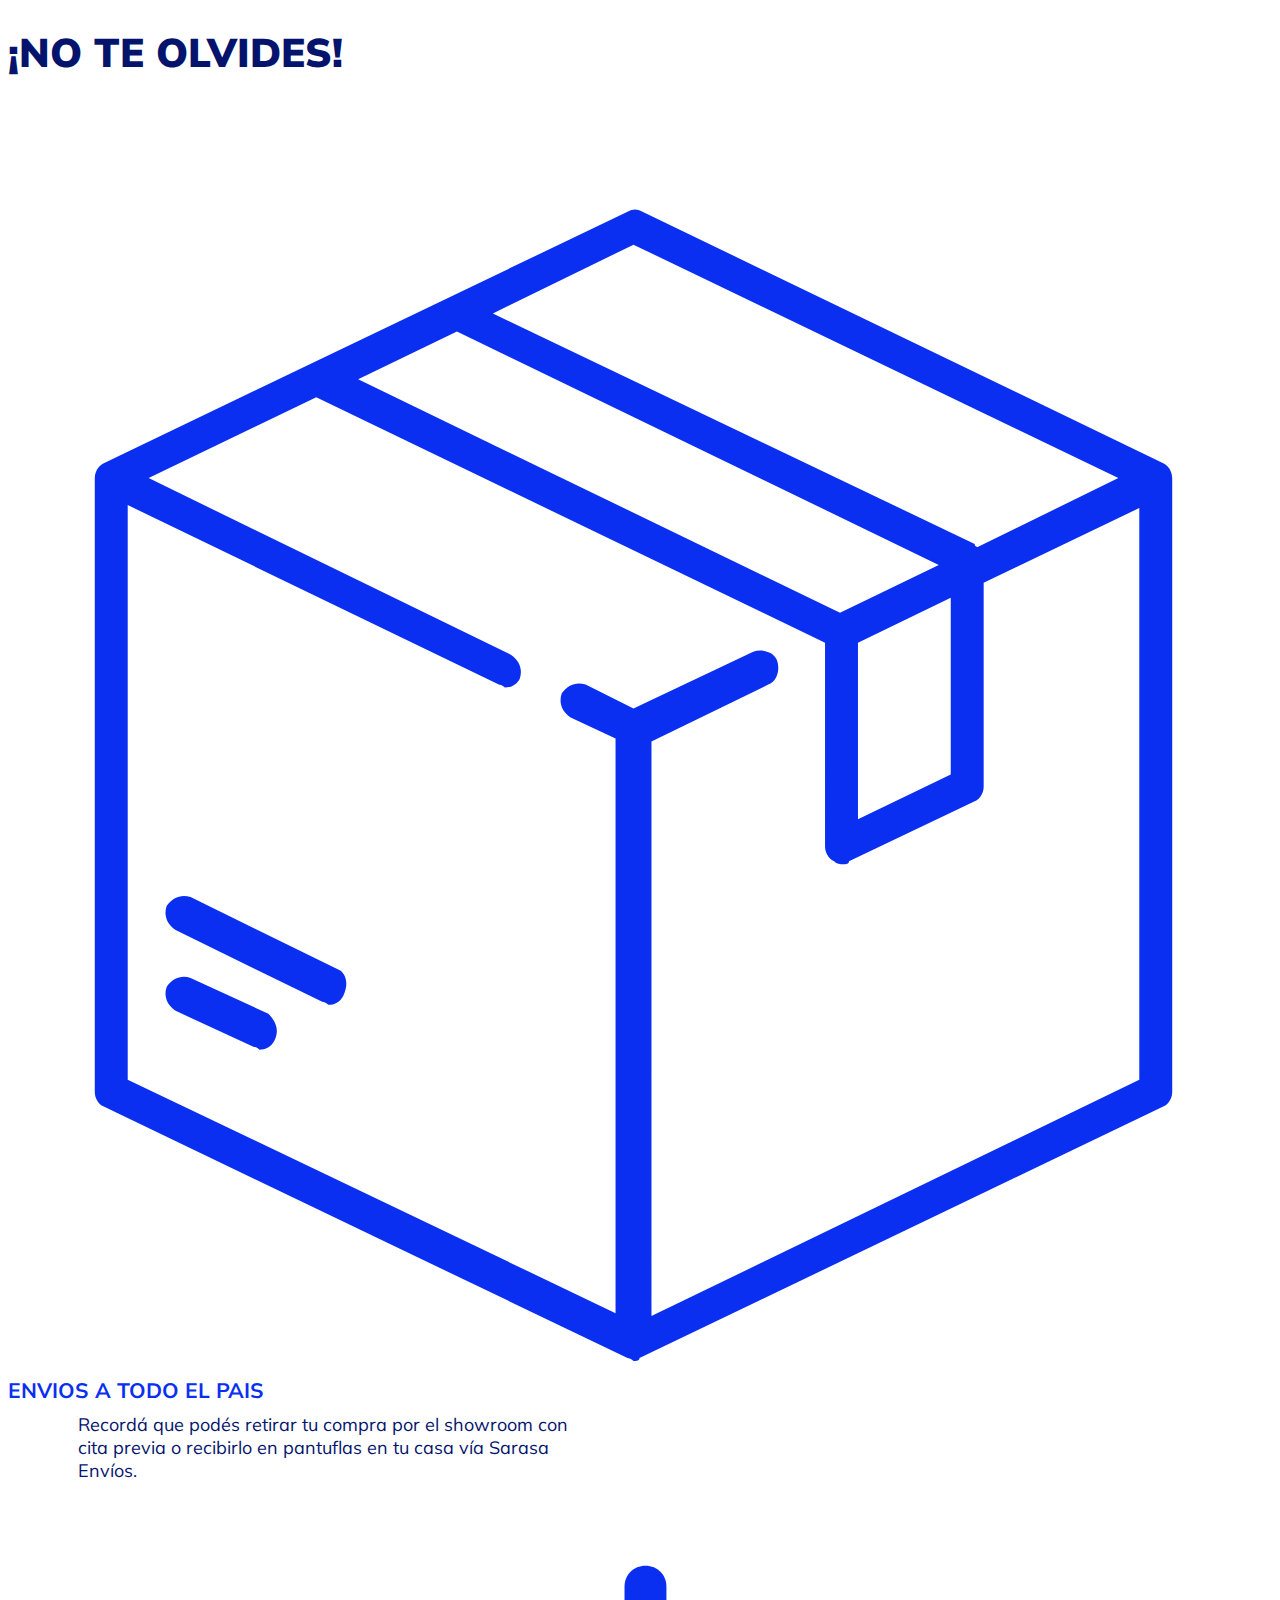
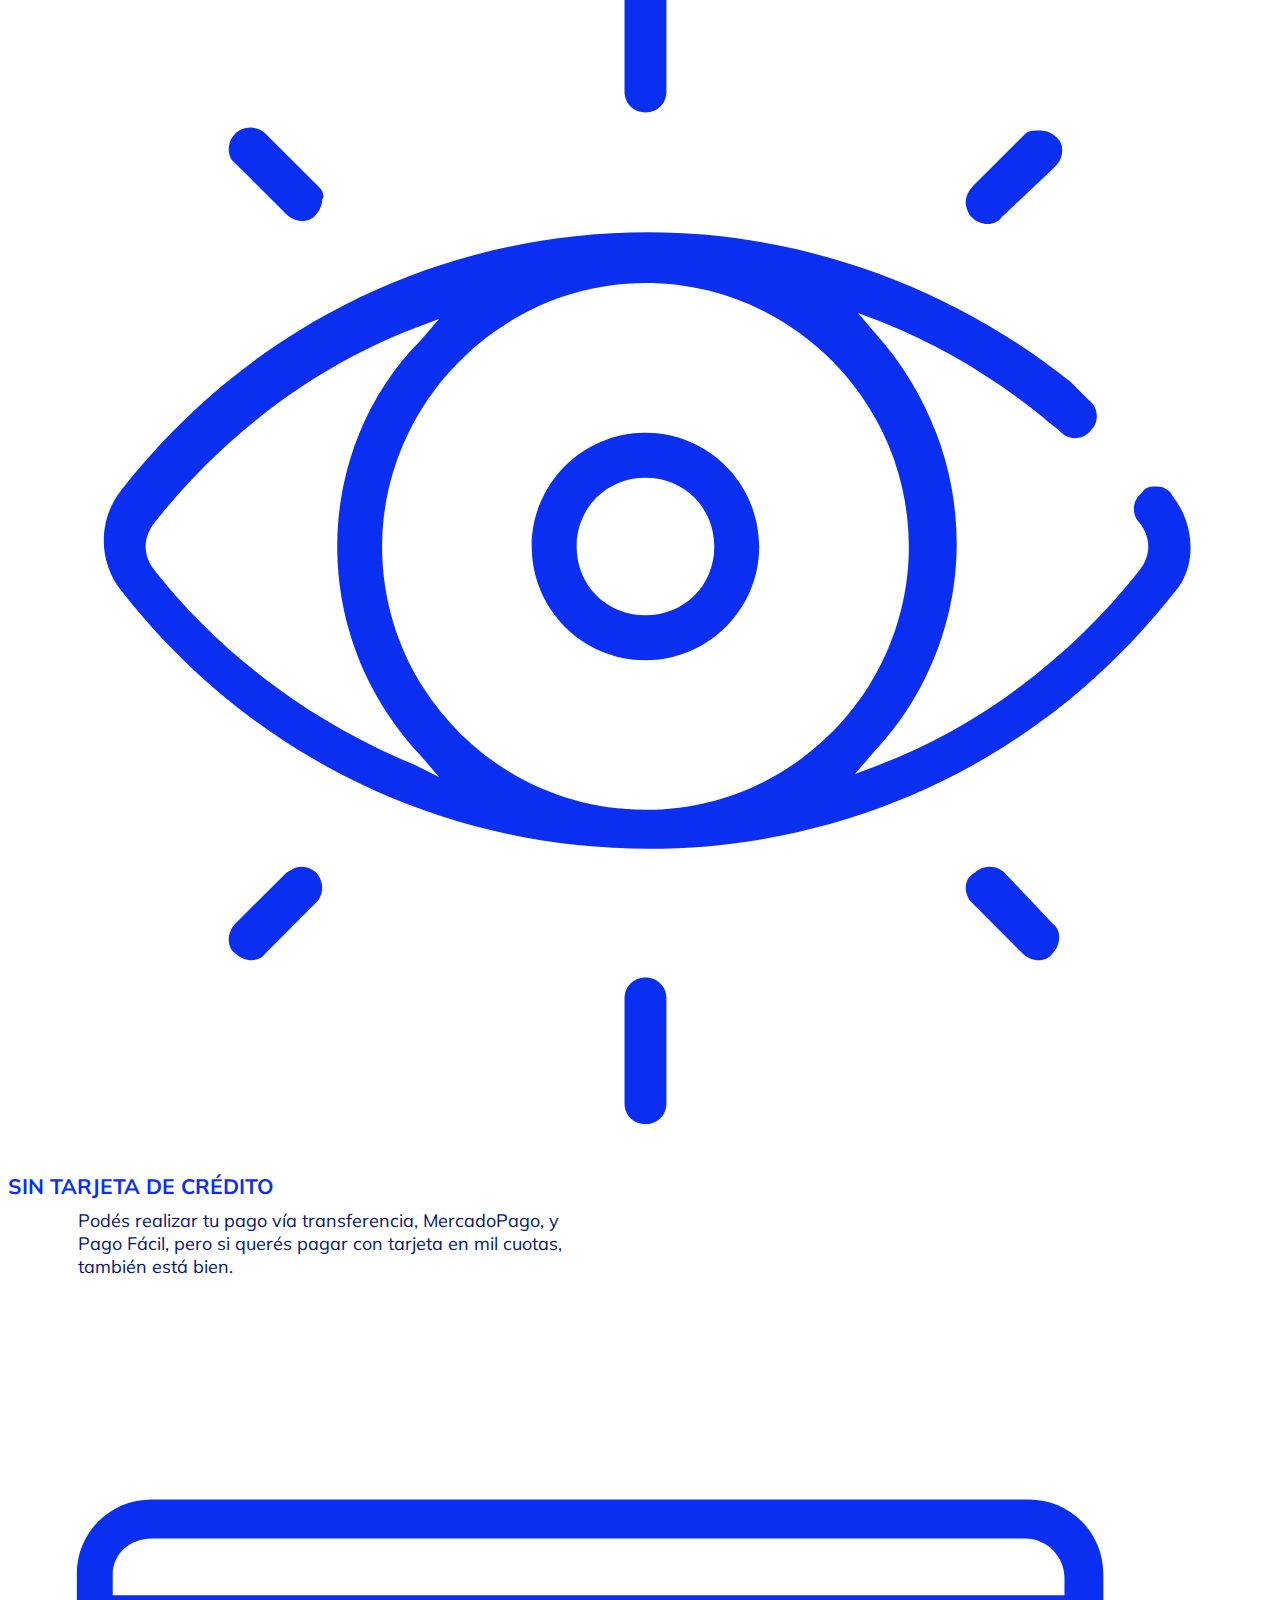
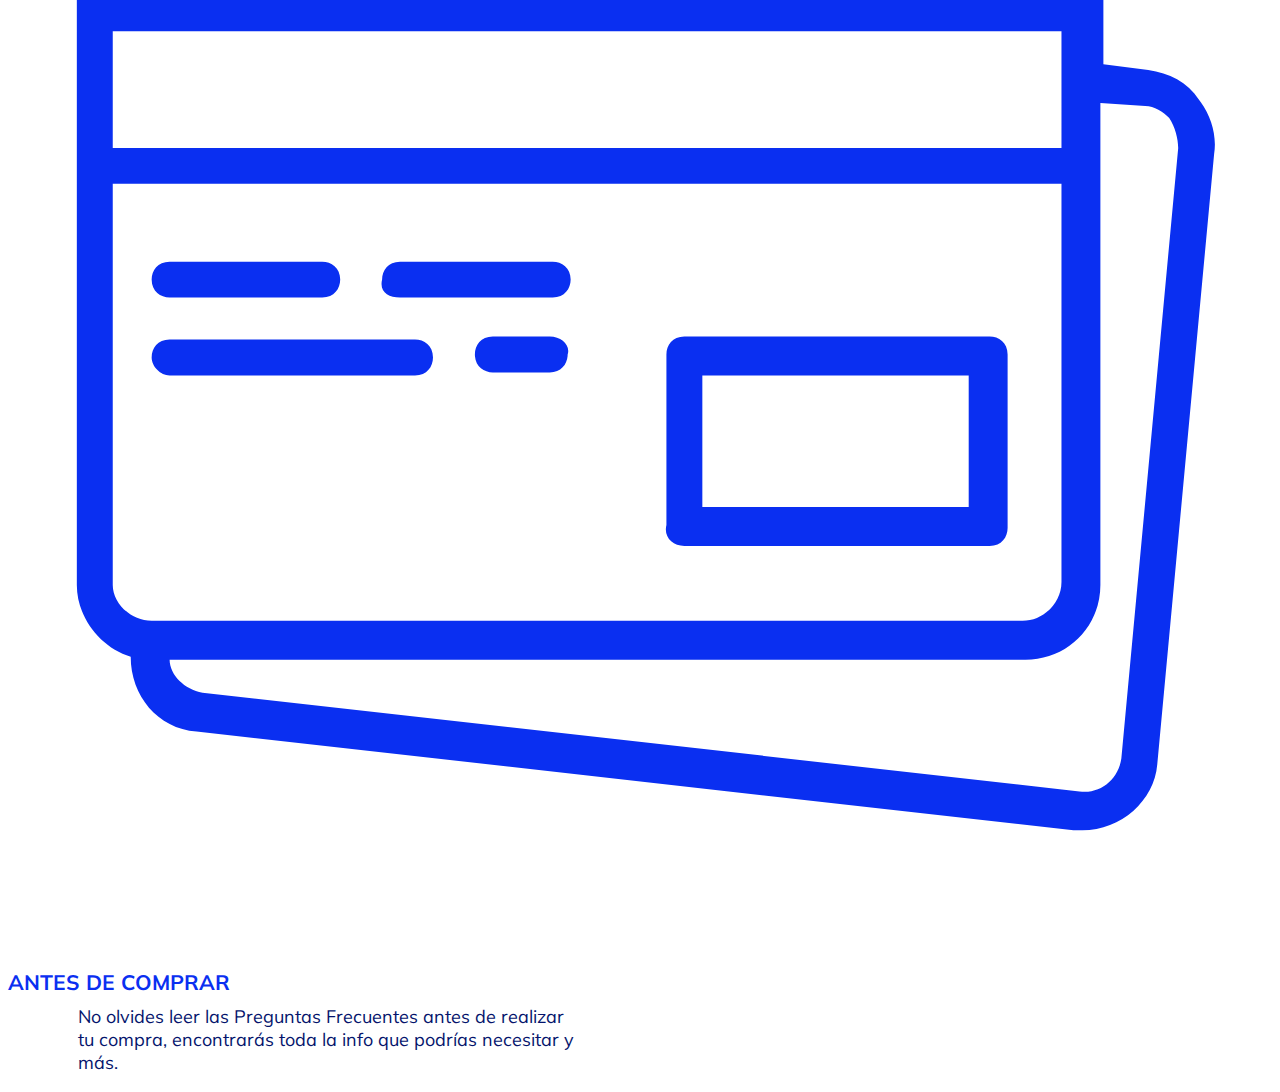
<file: Desafio 3/Ejercicio 1/index.html>
<!DOCTYPE html>
 <html lang="es">
 <head>
     <meta charset="UTF-8">
     <meta http-equiv="X-UA-Compatible" content="IE=edge">
     <meta name="viewport" content="width={device-width}, initial-scale=1.0">
     <link rel="stylesheet" href="estilos/style.css">
     <title>Desafio 1</title>
 </head>
 <body>
        <h1> ¡NO TE OLVIDES!</h1>

        
        
        <h2> <img src="Imagenes/icono-caja-01.svg" alt="Envio"> ENVIOS A TODO EL PAIS</h2>
        
        <p>Recordá que podés retirar tu compra por el showroom con cita previa o recibirlo en pantuflas en tu casa vía Sarasa Envíos.  </p>
    
       
        <h2>  <img src="Imagenes/icono-ojo-01.svg" alt="Ojos">SIN TARJETA DE CRÉDITO</h2>
        
        

        <p>Podés realizar tu pago vía transferencia, MercadoPago, y Pago Fácil, pero si querés pagar con tarjeta en mil cuotas, también está bien. </p>

        
        <h2><img src="Imagenes/icono-tarjeta-01.svg" alt="Tarjeta">ANTES DE COMPRAR</h2>

        
            <p> 
                No olvides leer las Preguntas Frecuentes antes de realizar tu compra, encontrarás toda la info que podrías necesitar y más.

            </p>
 </body>
 </html>
</file>
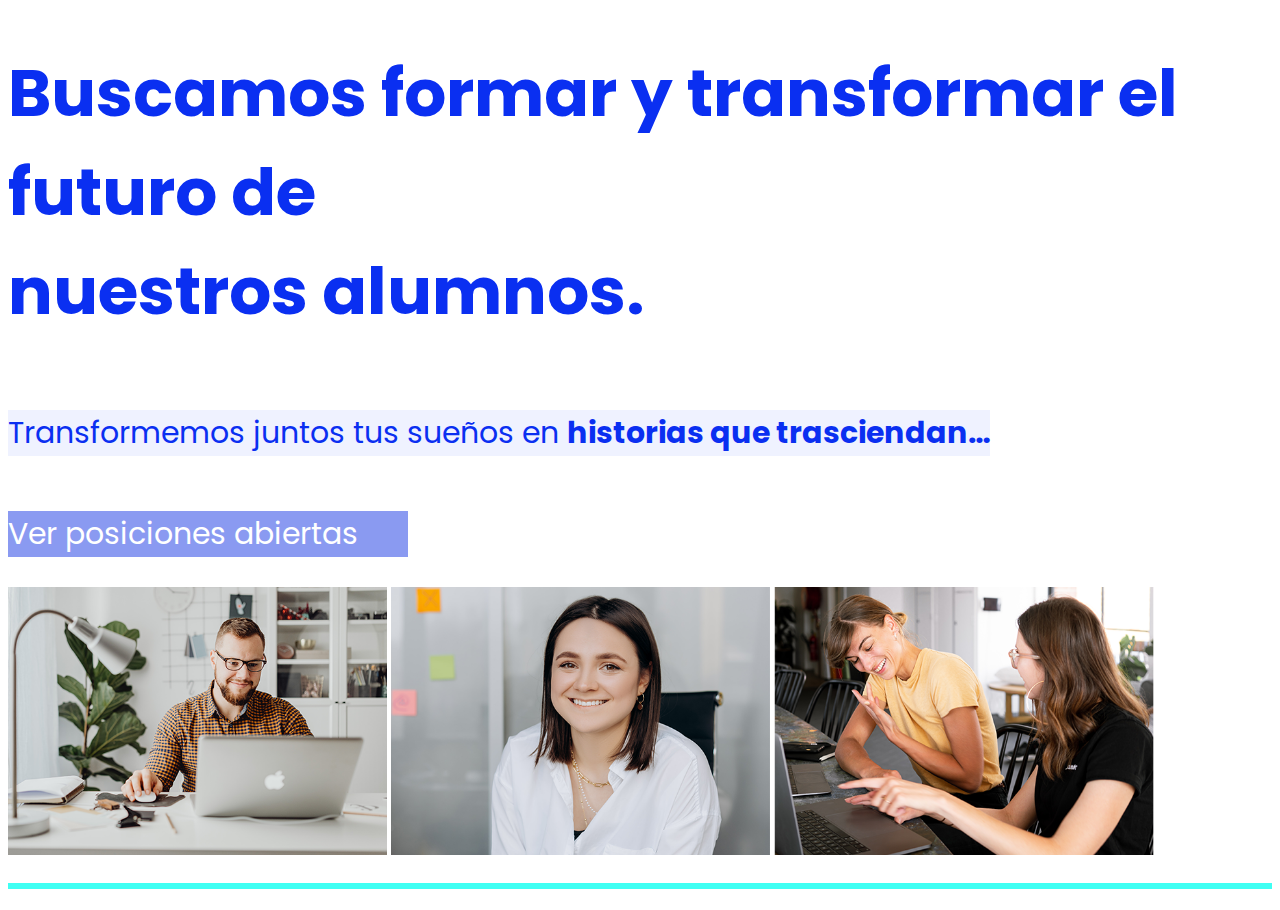
<file: Desafio 3/Ejercicio 2/index.html>
<!DOCTYPE html>
<html lang="en">
<head>
    <meta charset="UTF-8">
    <meta http-equiv="X-UA-Compatible" content="IE=edge">
    <meta name="viewport" content="width=device-width, initial-scale=1.0">
    <link rel="stylesheet" href="Estilos/Style.css">
    <title>Desafio 2

    </title>
</head>
<body>
    <h1> Buscamos formar y transformar el futuro de <br> nuestros alumnos.</h1>
    <h2>Transformemos juntos tus sueños en <strong>historias que trasciendan…</strong></h2>
    <h3>Ver posiciones abiertas</h3>
    <img src="imagenes/M3-2-img1.png" alt="Img1">
    <img src="imagenes/M3-2-img2.png" alt="Img2">
    <img src="imagenes/M3-2-img3.png" alt="Img3">
    <h4>
        
    </h4>
</body>
</html>
</file>
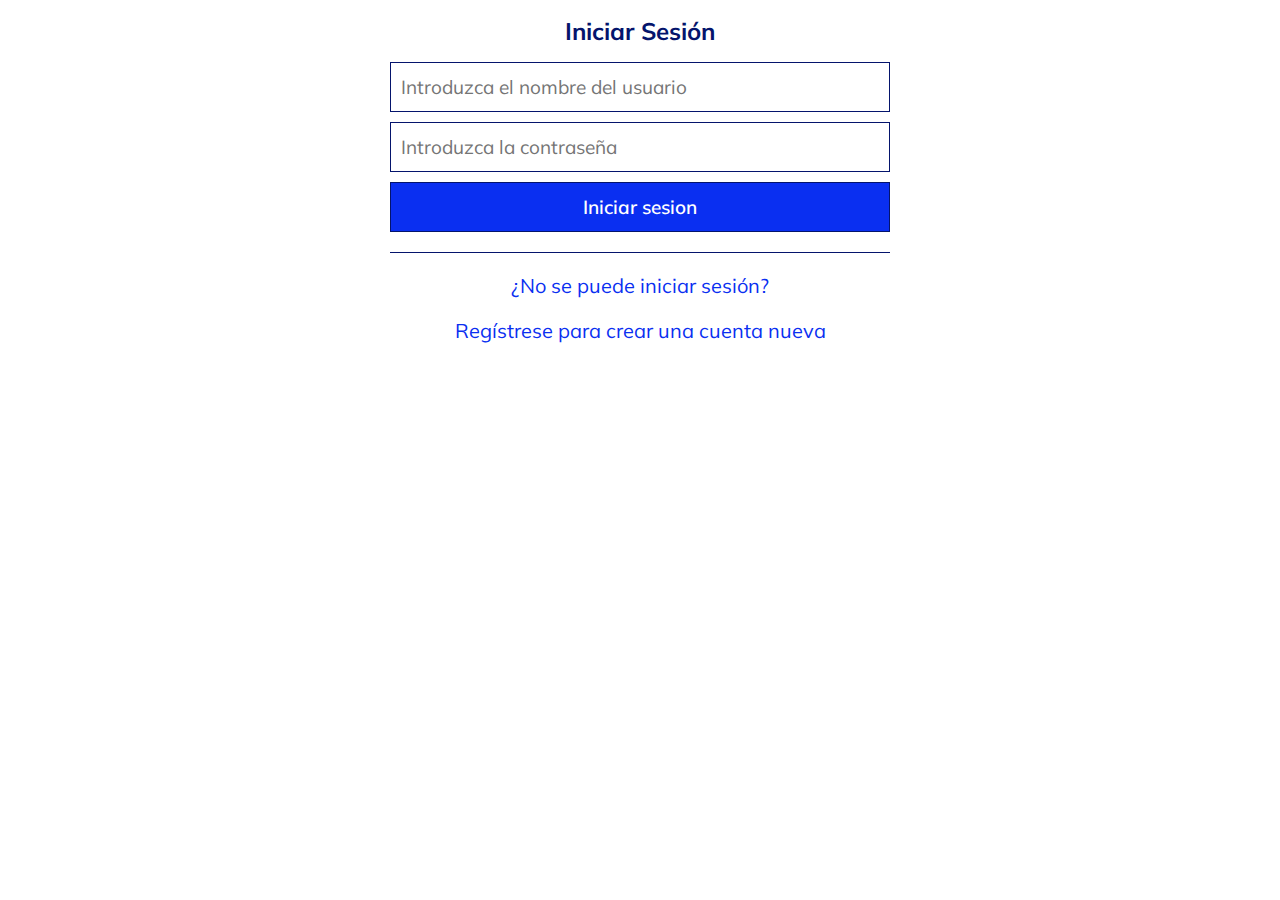
<file: Desafio 3/Ejercicio 3/index.html>
<!DOCTYPE html>
<html lang="es">
<head>
    <meta charset="UTF-8">
    <meta http-equiv="X-UA-Compatible" content="IE=edge">
    <meta name="viewport" content="width=device-width, initial-scale=1.0">
    <link rel="stylesheet" href="Estilos/style.css">
    <title>Desafio 3</title>
</head>
<body>
    <h1>Iniciar Sesión</h1>
    <form action="">
        <input type="text" placeholder="Introduzca el nombre del usuario"> 
        
        <input type="password" placeholder="Introduzca la contraseña"> 
        
    <button>Iniciar sesion</button>

</form>
<p>¿No se puede iniciar sesión?</p>
<p>Regístrese para crear una cuenta nueva</p>

</form>
</body>
</html>
</file>
<file: Desafio 3/Ejercicio 1/estilos/style.css>
@import url('https://fonts.googleapis.com/css2?family=Mulish:ital,wght@0,200..1000;1,200..1000&display=swap');

/* utilizo "em" en el tamño de la fuente por ser mas escalable par adaptar la pantalla*/

body {
    font-family: "Mulish", sans-serif;
    font-weight: 700;
}

h1, p {
    font-size: 2.5em; 
    color: #04146c;
    font-weight: 900;
}

p {
    font-weight: 400;
    font-size: 1.125em; 
    color: #04146c;
    margin-left: 0; /* Ajuste para pantallas más pequeñas */
    width: 100%; /* Ancho completo en pantallas más pequeñas */
    margin-top: 0;
}

h2 {
    color: #0a2ff1;
    font-size: 1.3125em; 
    text-transform: uppercase;
    margin-bottom: 10px;
}

img {
    max-width: 100%; /* Imagen adaptativa al ancho del contenedor */
    height: auto; 
    display: inline-block; 
    vertical-align: middle;
    margin-right: 10px; 
    margin-bottom: 10px;
}


@media only screen and (min-width: 768px) {
    
    p {
        margin-left: 70px; /* Ajuste para pantallas más grandes */
        width: 40%; /* Ancho del párrafo en pantallas más grandes */
    }
}

@media only screen and (max-width: 600px) {
    
    h1, p {
        font-size: 1.875em; 
    }

    h2 {
        font-size: 1.125em; 
    }

    img {
        width: 45px;
    }
}
</file>
<file: Desafio 3/Ejercicio 2/Estilos/Style.css>
@import url('https://fonts.googleapis.com/css2?family=Mulish:ital,wght@0,200..1000;1,200..1000&family=Poppins:ital,wght@0,100;0,200;0,300;0,400;0,500;0,600;0,700;0,800;0,900;1,100;1,200;1,300;1,400;1,500;1,600;1,700;1,800;1,900&display=swap');

body{
    font-family: "Poppins", sans-serif;
   
}

h1{
    font-weight: 700;
    font-size: 66px;
    color: #0a2ff1;
}
h2{
    display: inline-block;
    font-weight: 400;
    font-size: 30px;
    color: #0a2ff1;
    background-color: #eff2ff;
}

h3{
    
    font-weight: 400;
    font-size: 30px;
    background-color: #8a9af1;
    color:#ffff;
    width: 400px;
}

img{
    width: 30%;
 }
 
 h4 {
    
     border: #3ffff3 solid;
 }
</file>
<file: Desafio 3/Ejercicio 3/Estilos/style.css>
@import url('https://fonts.googleapis.com/css2?family=Mulish:ital,wght@0,200..1000;1,200..1000&family=Poppins:ital,wght@0,100;0,200;0,300;0,400;0,500;0,600;0,700;0,800;0,900;1,100;1,200;1,300;1,400;1,500;1,600;1,700;1,800;1,900&display=swap');

*{
    box-sizing: border-box;

}


body{
    font-family: "Mulish", sans-serif;
    margin:auto;
    text-align: center;
    }
    
h1 {
    font-size: 24px;
    color: #04146c;
    font-weight: 700;
}
input{
    width: 500px;
    height: 50px;
    margin-bottom: 10px;
    padding: 10px;
    font-family: "Mulish", sans-serif;
    border: 1px solid #04146c;
    font-size: 19px;
    font-weight: 400;
    display: block;
}
button{
    font-family: "Mulish", sans-serif;
    background-color: #0a2ff1;
    color:#fff;
    display: block;
    width: 500px;
    height: 50px;
    margin-bottom: 10px;
    padding: 10px;
    border: 1px solid #04146c;
    font-size: 19px;
    font-weight: 600;
}

form {
    border-bottom: 1px solid #04146c;
    padding-bottom: 10px;
    width: 500px;
    margin: auto;  
}
p {
    font-weight: 400;
    color: #0a2ff1;
    font-size: 20px;
}
</file>
